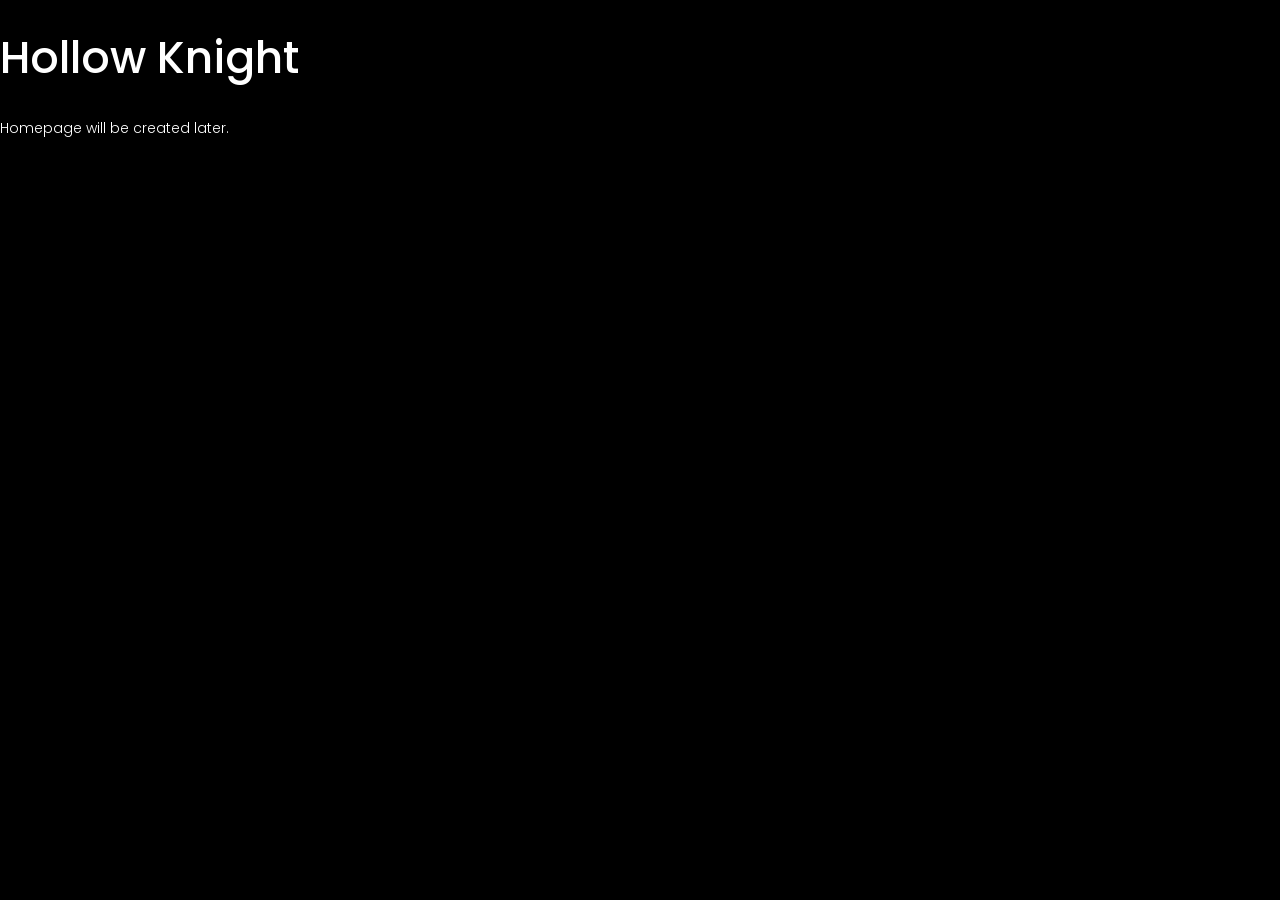
<file: index.html>
<!DOCTYPE html>

<html lang="en">

    <head>
        <link rel="preconnect" href="https://fonts.googleapis.com">
        <link rel="preconnect" href="https://fonts.gstatic.com" crossorigin>
        <link href="https://fonts.googleapis.com/css2?family=Poppins:wght@300;500&display=swap" rel="stylesheet">

        <meta charset="UTF-8">
        <meta name="viewport" content="width=device-width, initial-scale=1.0">
        <title>Hollow Knight | Home</title>
        <link rel="stylesheet" href="css/style.css">
    </head>

    <body>

        <h1>Hollow Knight</h1>
        <p>Homepage will be created later.</p>

    </body>
</html>
</file>
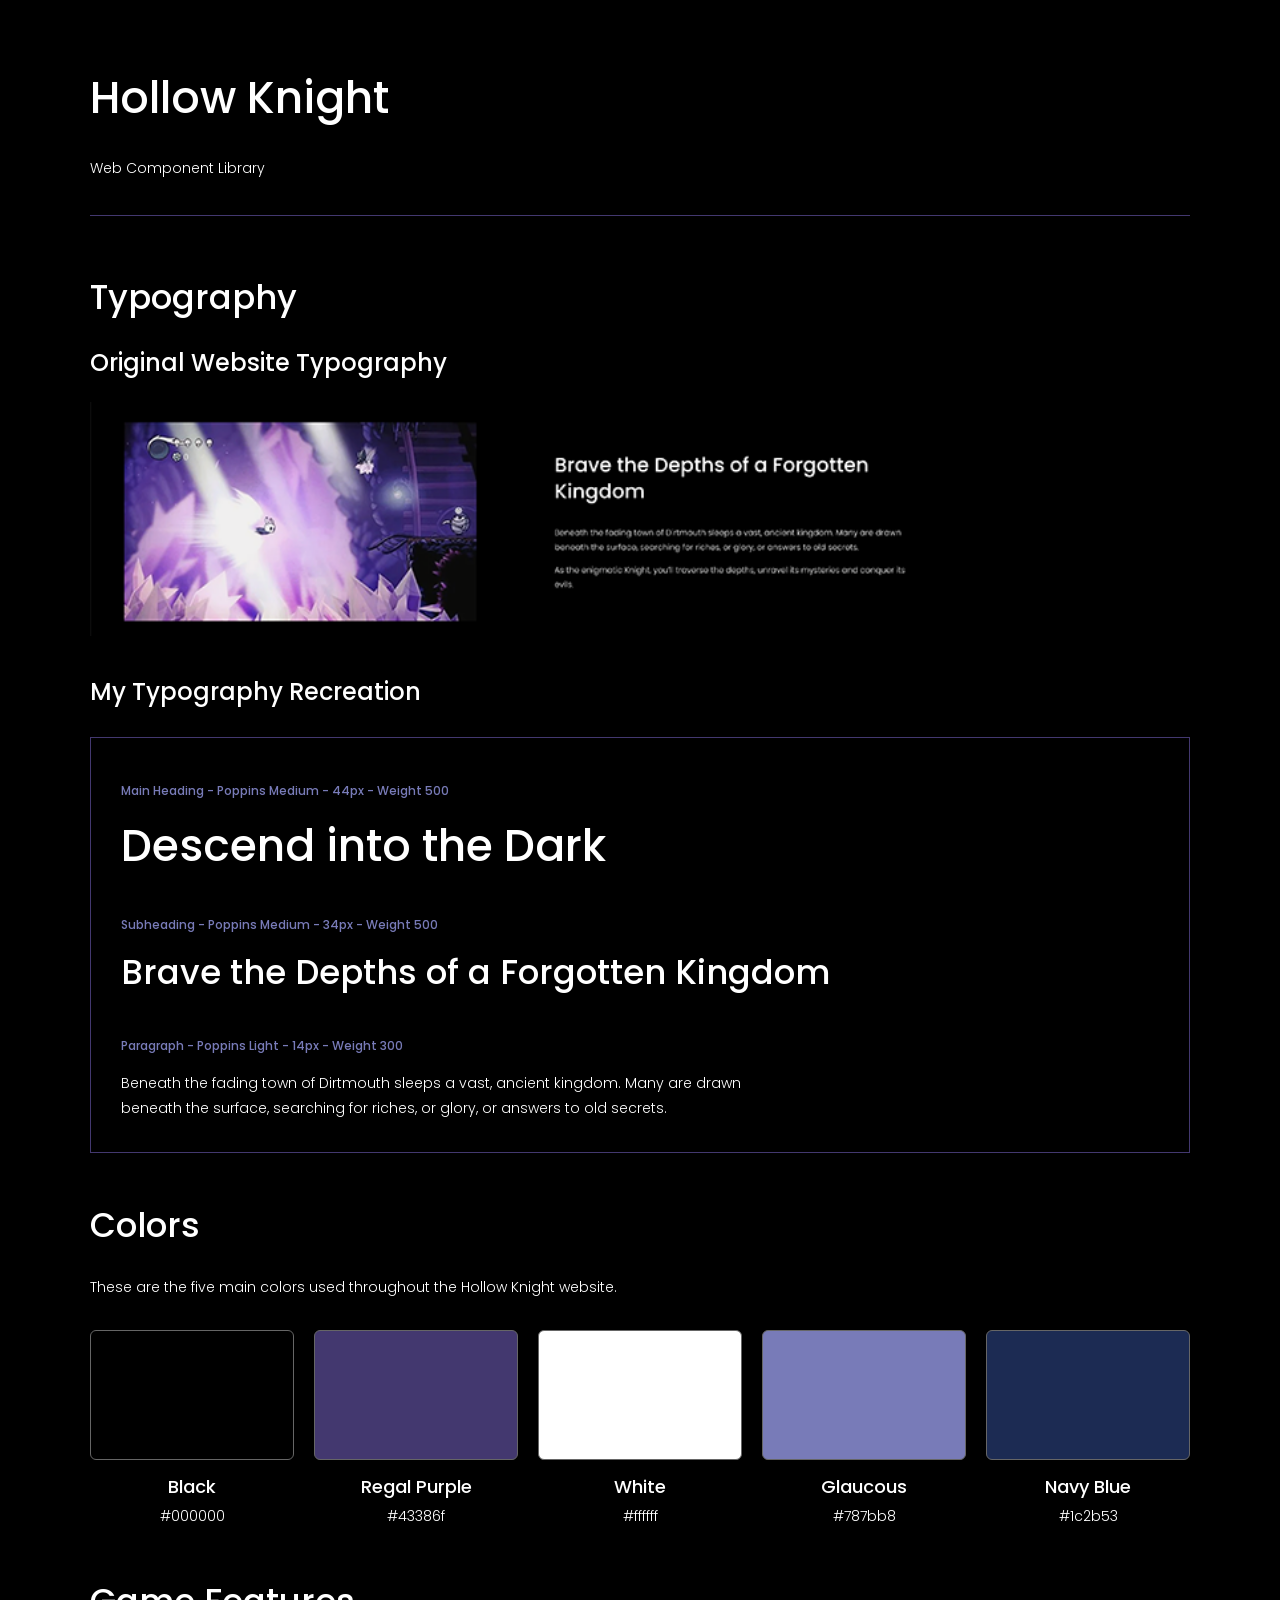
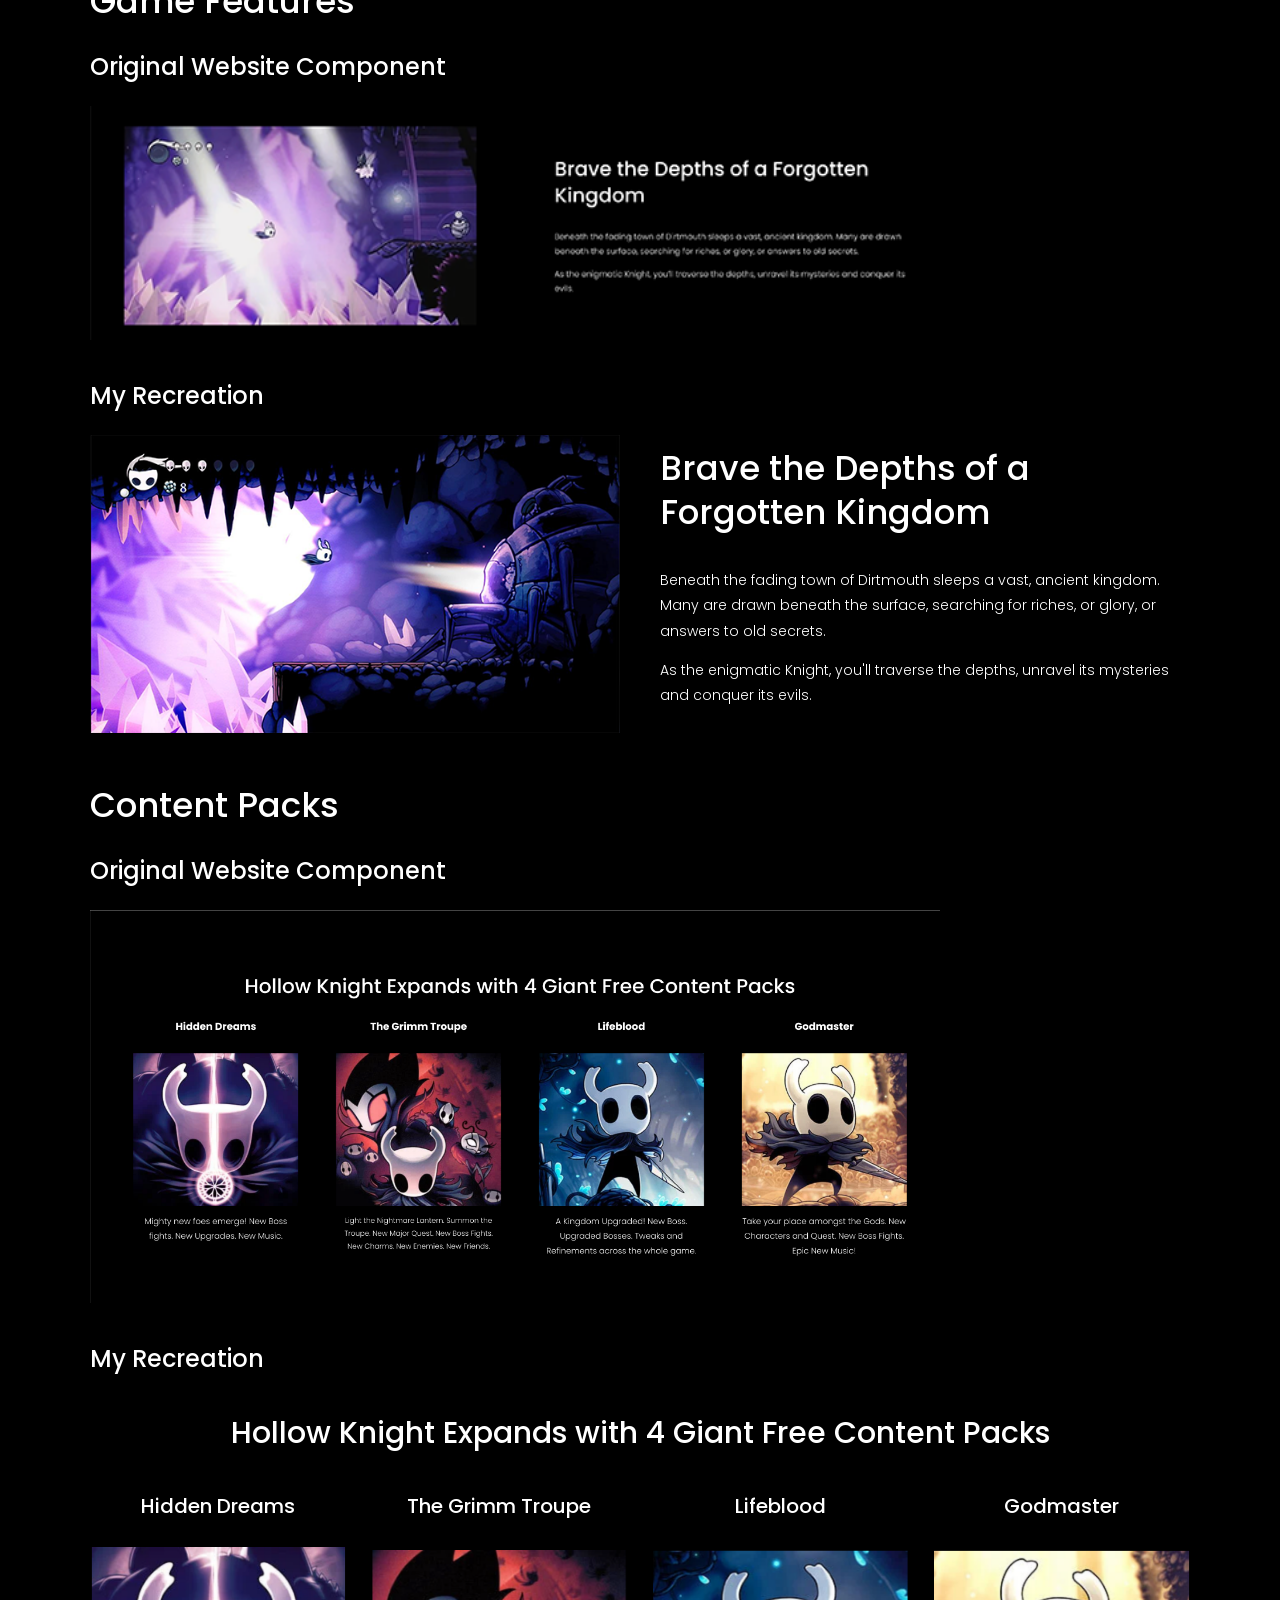
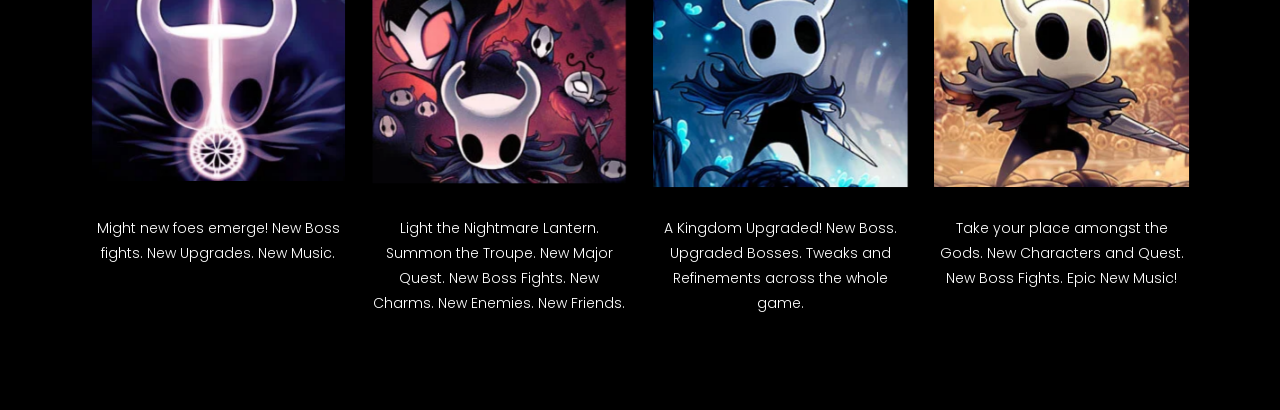
<file: components/index.html>
<!DOCTYPE html>

<html lang="en">

    <head>
        <link rel="preconnect" href="https://fonts.googleapis.com">
        <link rel="preconnect" href="https://fonts.gstatic.com" crossorigin>
        <link href="https://fonts.googleapis.com/css2?family=Poppins:wght@300;500&display=swap" rel="stylesheet">

        <meta charset="UTF-8">
        <meta name="viewport" content="width=device-width, initial-scale=1.0">
        <title>Hollow Knight | Component Library</title>
        <link rel="stylesheet" href="../css/style.css">
    </head>

    <body>

        <header>
            <h1>Hollow Knight</h1>
            <p>Web Component Library</p>
        </header>

        <main>

        <section>
            <h2>Typography</h2>

            <h3>Original Website Typography</h3>

            <div class="component-reference">
                <img src="../images/reference_hollow_knight.png"
                    alt="Original Hollow Knight website showing headings and paragraph text">
            </div>

            <h3>My Typography Recreation</h3>

            <div class="type-samples">

                <!-- Main Heading -->
                <div class="type-sample">
                    <p class="type-sample__label">
                        Main Heading - Poppins Medium - 44px - Weight 500
                    </p>

                    <h3 class="type-sample__heading-large">
                        Descend into the Dark
                    </h3>
                </div>

                <!-- Subheading -->
                <div class="type-sample">
                    <p class="type-sample__label">
                        Subheading - Poppins Medium - 34px - Weight 500
                    </p>

                    <h4 class="type-sample__heading-medium">
                        Brave the Depths of a Forgotten Kingdom
                    </h4>
                </div>

                <!-- Paragraph -->
                <div class="type-sample">
                    <p class="type-sample__label">
                        Paragraph - Poppins Light - 14px - Weight 300
                    </p>

                    <p class="type-sample__paragraph">
                        Beneath the fading town of Dirtmouth sleeps a vast,
                        ancient kingdom. Many are drawn beneath the surface,
                        searching for riches, or glory, or answers to old secrets.
                    </p>
                </div>

            </div>
        </section>

        <!-- Colors -->
        <section class="color-section">
            <h2>Colors</h2>

            <p>
                These are the five main colors used throughout
                the Hollow Knight website.
            </p>

            <div class="color-palette">

                <!-- Black -->
                <div class="color-swatch">
                    <div class="color-swatch__preview color-swatch__preview--black"></div>
                    <h3>Black</h3>
                    <p>#000000</p>
                </div>

                <!-- Regal Purple -->
                <div class="color-swatch">
                    <div class="color-swatch__preview color-swatch__preview--purple"></div>
                    <h3>Regal Purple</h3>
                    <p>#43386f</p>
                </div>

                <!-- White -->
                <div class="color-swatch">
                    <div class="color-swatch__preview color-swatch__preview--white"></div>
                    <h3>White</h3>
                    <p>#ffffff</p>
                </div>

                <!-- Glaucous -->
                <div class="color-swatch">
                    <div class="color-swatch__preview color-swatch__preview--blue-light"></div>
                    <h3>Glaucous</h3>
                    <p>#787bb8</p>
                </div>

                <!-- Navy Blue -->
                <div class="color-swatch">
                    <div class="color-swatch__preview color-swatch__preview--blue-dark"></div>
                    <h3>Navy Blue</h3>
                    <p>#1c2b53</p>
                </div>

            </div>
        </section>

            <section>
                <h2>Game Features</h2>

                <h3>Original Website Component</h3>
                <div class="component-reference">
                    <img src="../images/reference_hollow_knight.png"
                        alt="Original Hollow Knight game feature section">
                </div>

                <h3>My Recreation</h3>
                <div class="feature-block">
                    <img src="../images/hollow_knight.png"
                        alt="Hollow Knight gameplay in a purple crystal cave">

                    <div class="feature-block__text">
                        <h3>Brave the Depths of a Forgotten Kingdom</h3>

                        <p>
                            Beneath the fading town of Dirtmouth sleeps a vast,
                            ancient kingdom. Many are drawn beneath the surface,
                            searching for riches, or glory, or answers to old secrets.
                        </p>

                        <p>
                            As the enigmatic Knight, you'll traverse the depths,
                            unravel its mysteries and conquer its evils.
                        </p>
                    </div>
                </div>
            </section>
            
            <section>
                <h2>Content Packs</h2>

                <h3>Original Website Component</h3>
                <div class="component-reference">
                    <img src="../images/site_content_packs_reference.png"
                        alt="Original Hollow Knight Content Packs section">
                </div>

                <h3>My Recreation</h3>

                <h3 class="content-packs-title">
                    Hollow Knight Expands with 4 Giant Free Content Packs
                </h3>

                    <div class="content-packs-grid">

                    <!-- Hidden Dreams -->
                    <article class="content-pack">
                        <h4>Hidden Dreams</h4>

                        <img src="../images/hidden_dreams.png"
                            alt="Hidden Dreams content pack artwork">

                        <p>
                            Might new foes emerge! New Boss fights.
                            New Upgrades. New Music.
                        </p>
                    </article>

                    <!-- The Grimm Troupe -->
                    <article class="content-pack">
                        <h4>The Grimm Troupe</h4>

                        <img src="../images/the_grim_troupe.png"
                            alt="The Grimm Troupe content pack artwork">

                        <p>
                            Light the Nightmare Lantern. Summon the Troupe.
                            New Major Quest. New Boss Fights.
                            New Charms. New Enemies. New Friends.
                        </p>
                    </article>

                    <!-- Lifeblood -->
                    <article class="content-pack">
                        <h4>Lifeblood</h4>

                        <img src="../images/lifeblood.png"
                            alt="Lifeblood content pack artwork">

                        <p>
                            A Kingdom Upgraded! New Boss.
                            Upgraded Bosses. Tweaks and Refinements
                            across the whole game.
                        </p>
                    </article>

                    <!-- Godmaster -->
                    <article class="content-pack">
                        <h4>Godmaster</h4>

                        <img src="../images/godmaster.png"
                            alt="Godmaster content pack artwork">

                        <p>
                            Take your place amongst the Gods. 
                            New Characters and Quest.
                            New Boss Fights. Epic New Music!
                        </p>
                    </article>

                </div>
            </section>

        </main>

    </body>
</html>
</file>
<file: css/style.css>
/**
 * Hollow Knight
 * Web Design System Study
 * Developed by Erick Cordova
 * Week 13 - Completed Component Library
 **/


/**
 * CSS Variables
 **/

:root {
    --color-black: #000000;
    --color-purple: #43386f;
    --color-white: #ffffff;
    --color-blue-light: #787bb8;
    --color-blue-dark: #1c2b53;

    --font-main: 'Poppins', Arial, sans-serif;
}


/**
 * Box Sizing
 **/

*,
*::before,
*::after {
    box-sizing: border-box;
}


/**
 * Body and Typography
 **/

body {
    margin: 0;
    background-color: var(--color-black);
    color: var(--color-white);
    font-family: var(--font-main);
    font-size: 14px;
    font-weight: 300;
    line-height: 1.8;
}


/**
 * Headings
 **/

h1,
h2,
h3 {
    font-family: var(--font-main);
    font-weight: 500;
    line-height: 1.3;
}

h1 {
    font-size: 44px;
}

h2 {
    font-size: 34px;
}

h3 {
    font-size: 24px;
}


/**
 * Paragraphs and Images
 **/

p {
    font-weight: 300;
}

img {
    display: block;
    max-width: 100%;
    height: auto;
}


/**
 * Component Library Layout
 **/

header,
main {
    width: 90%;
    max-width: 1100px;
    margin: 0 auto;
}

header {
    padding: 40px 0 20px;
    border-bottom: 1px solid var(--color-purple);
}

main {
    padding: 30px 0;
}

section {
    margin-bottom: 50px;
}


/**
 * Game Features Component
 **/

.component-reference {
    margin-bottom: 40px;
}

.component-reference img {
    width: 100%;
    max-width: 850px;
    height: auto;
}

.feature-block {
    display: grid;
    grid-template-columns: 1fr 1fr;
    gap: 40px;
    align-items: center;
    margin-bottom: 50px;
}

.feature-block img {
    width: 100%;
    height: auto;
}

.feature-block__text h3 {
    font-size: 34px;
    font-weight: 500;
    margin-top: 0;
}

.feature-block__text p {
    font-size: 14px;
    font-weight: 300;
    line-height: 1.8;
}

/**
 * Game Features - Smaller Screens
 **/

@media (max-width: 700px) {
    .feature-block {
        grid-template-columns: 1fr;
        gap: 20px;
    }
}


/**
 * Content Packs Component
 **/

.content-packs-grid {
    display: grid;
    grid-template-columns: repeat(4, 1fr);
    gap: 25px;
    margin-top: 30px;
}

.content-pack {
    background-color: var(--color-black);
    text-align: center;
}

.content-pack h4 {
    font-family: var(--font-main);
    font-size: 20px;
    font-weight: 500;
    line-height: 1.3;
    margin: 0 0 20px;
}

.content-pack img {
    display: block;
    width: 100%;
    aspect-ratio: 1 / 1;
    object-fit: contain;
}

.content-pack p {
    font-size: 14px;
    font-weight: 300;
    line-height: 1.8;
    margin-top: 20px;
}

/**
 * Content Packs - Smaller Screens
 **/

@media (max-width: 900px) {
    .content-packs-grid {
        grid-template-columns: repeat(2, 1fr);
    }
}

@media (max-width: 550px) {
    .content-packs-grid {
        grid-template-columns: 1fr;
    }
}

.content-packs-title {
    font-size: 30px;
    font-weight: 500;
    text-align: center;
    margin: 40px 0;
}


/**
 * Typography Components
 **/

.type-samples {
    border: 1px solid var(--color-purple);
    padding: 30px;
    margin-top: 30px;
}

.type-sample {
    margin-bottom: 40px;
}

.type-sample:last-child {
    margin-bottom: 0;
}

.type-sample__label {
    font-size: 12px;
    font-weight: 500;
    color: var(--color-blue-light);
    margin-bottom: 15px;
}

/* Main Heading */

.type-sample__heading-large {
    font-family: var(--font-main);
    font-size: 44px;
    font-weight: 500;
    line-height: 1.3;
    margin: 0;
}

/* Subheading */

.type-sample__heading-medium {
    font-family: var(--font-main);
    font-size: 34px;
    font-weight: 500;
    line-height: 1.3;
    margin: 0;
}

/* Paragraph */

.type-sample__paragraph {
    font-family: var(--font-main);
    font-size: 14px;
    font-weight: 300;
    line-height: 1.8;
    max-width: 650px;
    margin: 0;
}

/* Smaller Screens */

@media (max-width: 700px) {
    .type-sample__heading-large {
        font-size: 32px;
    }

    .type-sample__heading-medium {
        font-size: 26px;
    }
}


/**
 * Color Palette Components
 **/

.color-section {
    margin-bottom: 50px;
}

.color-palette {
    display: grid;
    grid-template-columns: repeat(auto-fit, minmax(145px, 1fr));
    gap: 20px;
    margin-top: 30px;
}

.color-swatch {
    text-align: center;
}

.color-swatch__preview {
    height: 130px;
    border: 1px solid #666666;
    border-radius: 6px;
}

.color-swatch h3 {
    font-size: 18px;
    font-weight: 500;
    margin: 15px 0 5px;
}

.color-swatch p {
    font-size: 14px;
    font-weight: 300;
    margin: 0;
}

/**
 * Individual Color Swatches
 **/

.color-swatch__preview--black {
    background-color: var(--color-black);
}

.color-swatch__preview--purple {
    background-color: var(--color-purple);
}

.color-swatch__preview--white {
    background-color: var(--color-white);
}

.color-swatch__preview--blue-light {
    background-color: var(--color-blue-light);
}

.color-swatch__preview--blue-dark {
    background-color: var(--color-blue-dark);
}
</file>
